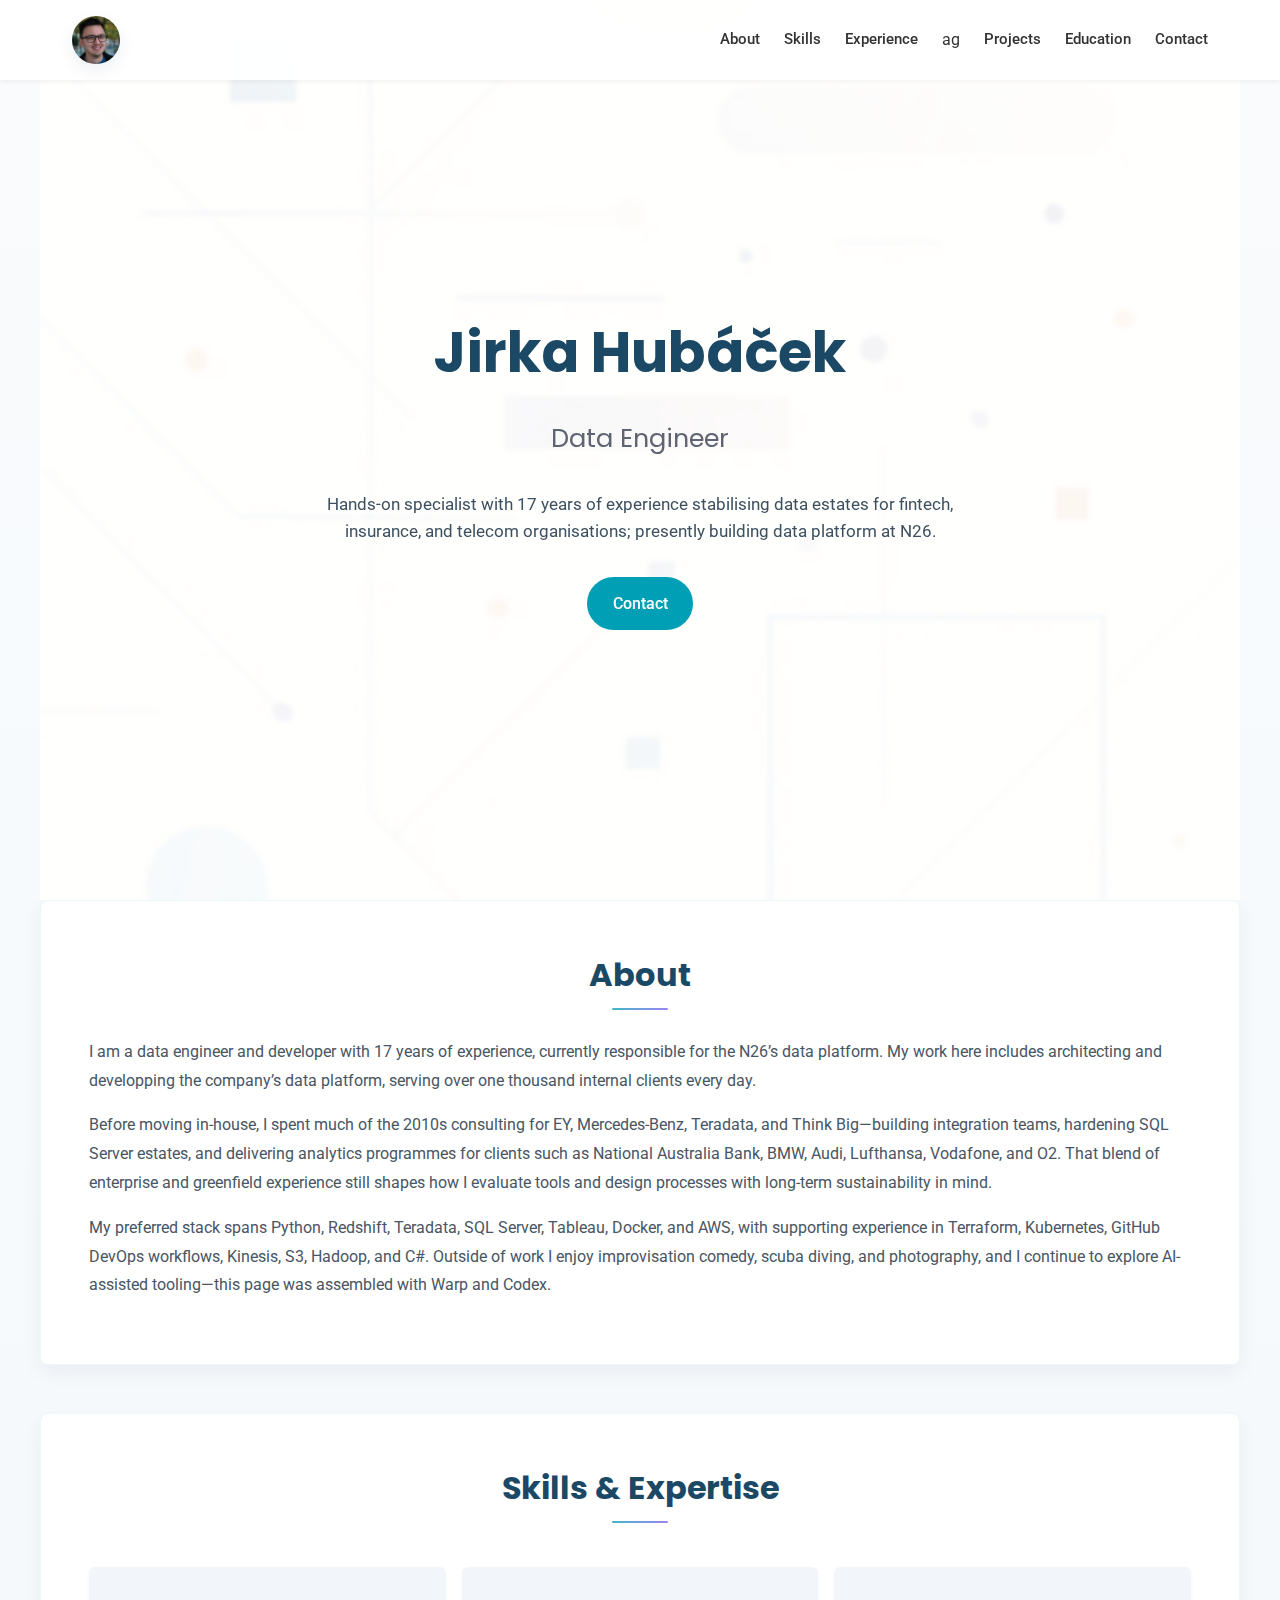
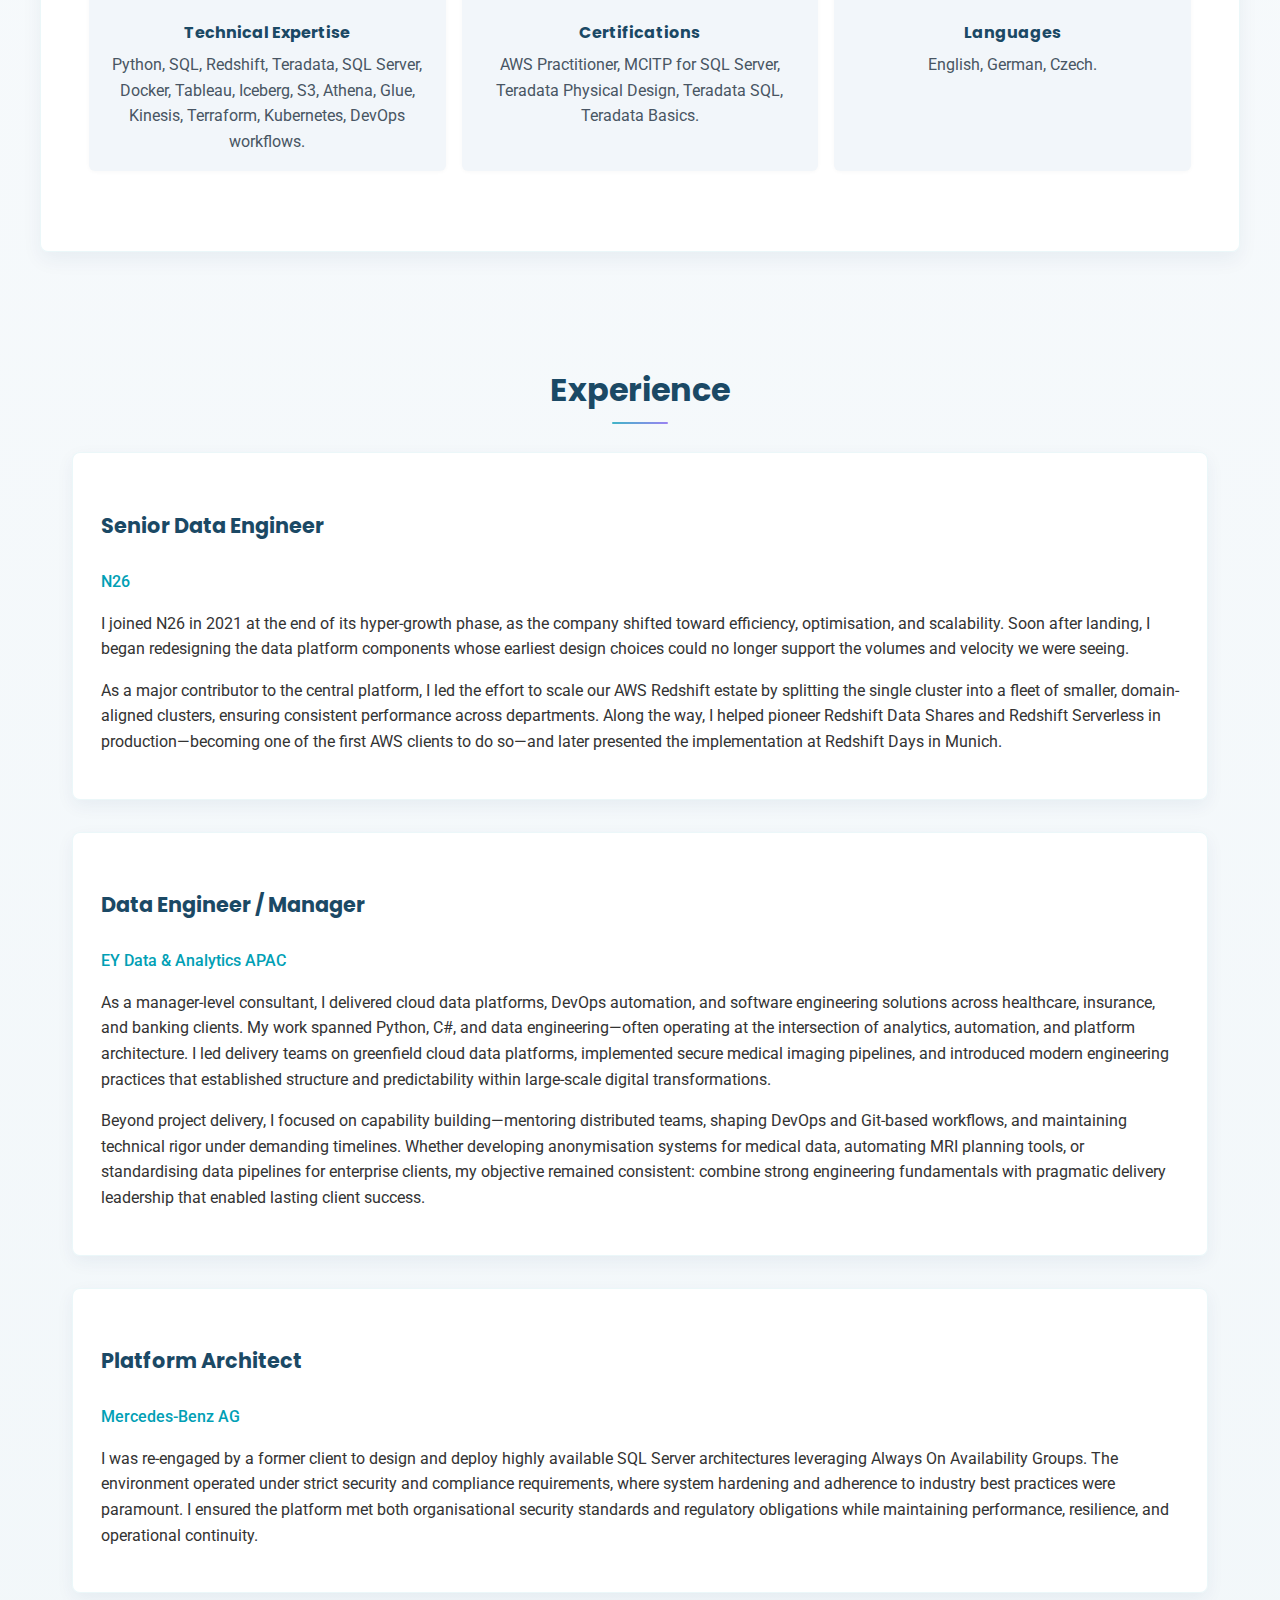
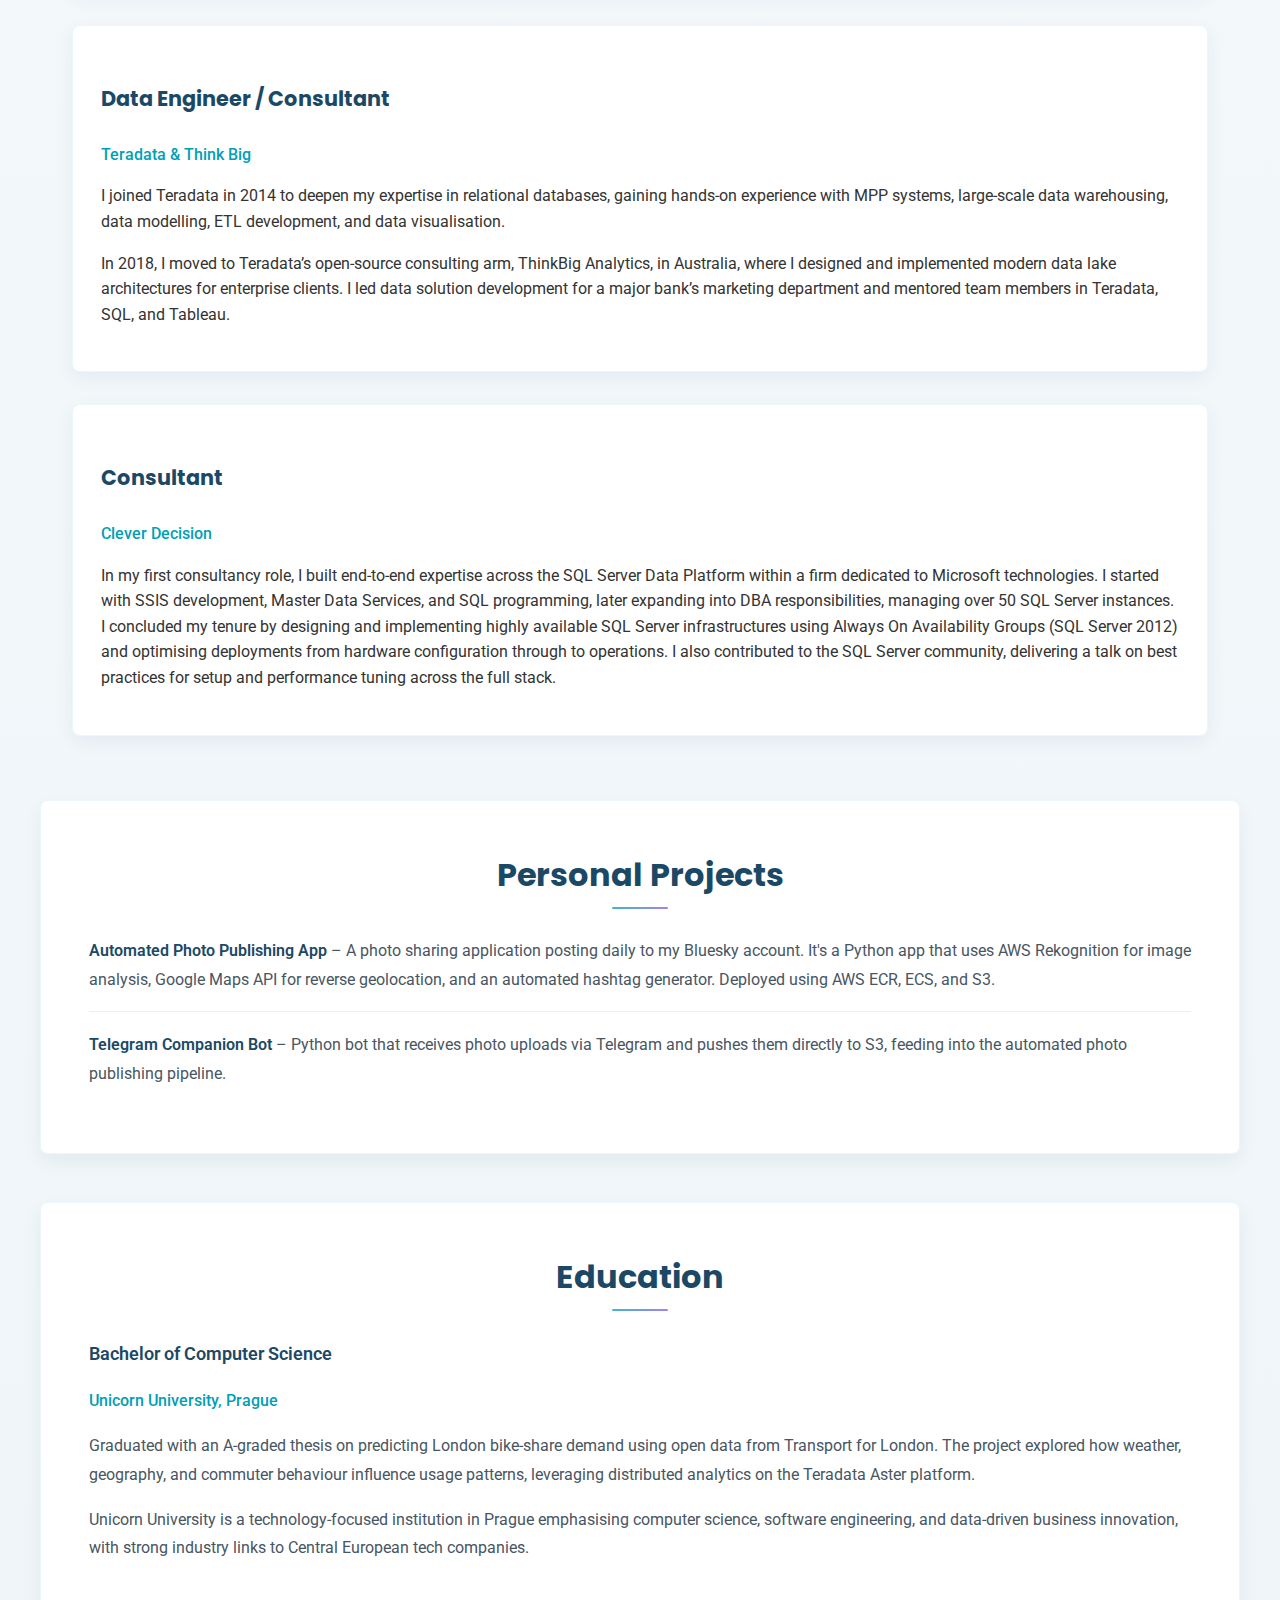
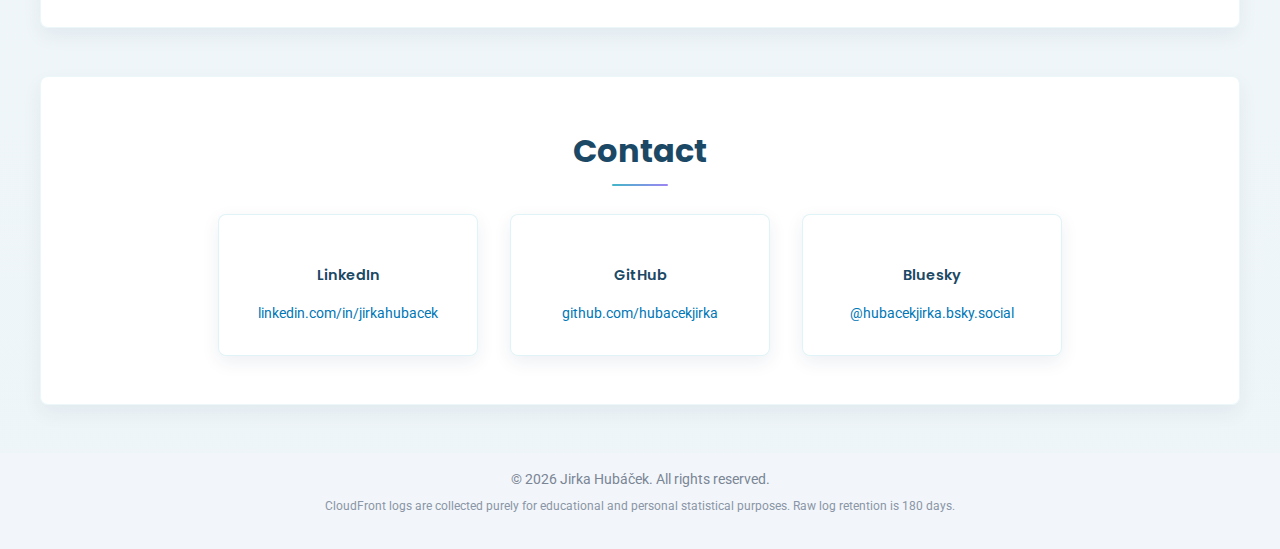
<file: website/index.html>
<!DOCTYPE html>
<html lang="en">
<head>
  <meta charset="UTF-8">
  <meta name="viewport" content="width=device-width, initial-scale=1.0">
  <meta name="description" content="Jirka Hubáček is a data engineer specialising in resilient data platforms, dependable automation, and team mentorship.">
  <title>Jirka Hubáček – Data Engineer & Developer</title>
  <link rel="preconnect" href="https://fonts.googleapis.com">
  <link rel="preconnect" href="https://fonts.gstatic.com" crossorigin>
  <link href="https://fonts.googleapis.com/css2?family=Poppins:wght@300;400;600&family=Roboto:wght@300;400;500&display=swap" rel="stylesheet">
  <link rel="stylesheet" href="index.css">
</head>
<body>
  <a class="skip-link" href="#main-content">Skip to main content</a>
  <header>
    <div class="nav-container">
      <button class="nav-logo" type="button" aria-label="Surprise portal" data-easter-egg>
        <img src="assets/images/avatar.webp" width="48" height="48" alt="Portrait of Jirka Hubáček">
      </button>
      <nav aria-label="Primary">
        <ul>
          <li><a href="#about">About</a></li>
          <li><a href="#skills">Skills</a></li>
          <li><a href="#experience">Experience</a></li>ag
          <li><a href="#projects">Projects</a></li>
          <li><a href="#education">Education</a></li>
          <li><a href="#contact">Contact</a></li>
        </ul>
      </nav>
    </div>
  </header>

  <main id="main-content">
    <section class="hero" id="hero">
      <div class="hero-content">
        <h1>Jirka Hubáček</h1>
        <h2>Data Engineer</h2>
        <p data-text-source="assets/content/hero-intro.txt"></p>
        <a href="#contact" class="cta">Contact</a>
      </div>
    </section>

    <section class="about" id="about">
      <h3>About</h3>
      <div data-text-source="assets/content/about.txt" data-text-mode="paragraphs"></div>
    </section>

    <section class="skills" id="skills">
      <h3>Skills &amp; Expertise</h3>
      <div class="skills-grid">
        <div>
          <h6>Technical Expertise</h6>
          <p>Python, SQL, Redshift, Teradata, SQL Server, Docker, Tableau, Iceberg, S3, Athena, Glue, Kinesis, Terraform, Kubernetes, DevOps workflows.</p>
        </div>
        <div>
          <h6>Certifications</h6>
          <p>AWS Practitioner, MCITP for SQL Server, Teradata Physical Design, Teradata SQL, Teradata Basics.</p>
        </div>
        <div>
          <h6>Languages</h6>
          <p>English, German, Czech.</p>
        </div>
      </div>
    </section>

    <section id="experience">
      <h3>Experience</h3>
      <div class="experience">
        <div class="experience-card">
          <h4>Senior Data Engineer</h4>
          <h5>N26</h5>
          <div data-text-source="assets/content/experience-n26.txt" data-text-mode="paragraphs"></div>
        </div>
        <div class="experience-card">
          <h4>Data Engineer / Manager</h4>
          <h5>EY Data &amp; Analytics APAC</h5>
          <div data-text-source="assets/content/experience-ey.txt" data-text-mode="paragraphs"></div>
        </div>
        <div class="experience-card">
          <h4>Platform Architect</h4>
          <h5>Mercedes‑Benz AG</h5>
          <div data-text-source="assets/content/experience-mercedes.txt" data-text-mode="paragraphs"></div>
        </div>
        <div class="experience-card">
          <h4>Data Engineer / Consultant</h4>
          <h5>Teradata &amp; Think Big</h5>
          <div data-text-source="assets/content/experience-teradata.txt" data-text-mode="paragraphs"></div>
        </div>
        <div class="experience-card">
          <h4>Consultant</h4>
          <h5>Clever Decision</h5>
          <div data-text-source="assets/content/experience-clever-decision.txt" data-text-mode="paragraphs"></div>
        </div>
      </div>
    </section>

    <section class="projects" id="projects">
      <h3>Personal Projects</h3>
      <ul>
        <li><strong>Automated Photo Publishing App</strong> – A photo sharing application posting daily to my Bluesky account. It's a Python app that uses AWS Rekognition for image analysis, Google Maps API for reverse geolocation, and an automated hashtag generator. Deployed using AWS ECR, ECS, and S3.</li>
        <li><strong>Telegram Companion Bot</strong> – Python bot that receives photo uploads via Telegram and pushes them directly to S3, feeding into the automated photo publishing pipeline.</li>
      </ul>
    </section>

    <section class="education" id="education">
      <h3>Education</h3>
      <p class="degree">Bachelor of Computer Science</p>
      <p class="institution">Unicorn University, Prague</p>
      <div data-text-source="assets/content/education.txt" data-text-mode="paragraphs"></div>
    </section>

    <section class="contact" id="contact">
      <h3>Contact</h3>
      <div class="contact-info">
        <div class="contact-item">
          <h6>LinkedIn</h6>
          <p><a href="https://linkedin.com/in/jirkahubacek" target="_blank" rel="noopener">linkedin.com/in/jirkahubacek</a></p>
        </div>
        <div class="contact-item">
          <h6>GitHub</h6>
          <p><a href="https://github.com/hubacekjirka" target="_blank" rel="noopener">github.com/hubacekjirka</a></p>
        </div>
        <div class="contact-item">
          <h6>Bluesky</h6>
          <p><a href="https://bsky.app/profile/hubacekjirka.bsky.social" target="_blank" rel="noopener">@hubacekjirka.bsky.social</a></p>
        </div>
      </div>
    </section>
  </main>

  <div class="portal-overlay" id="dark-side" role="dialog" aria-modal="true" aria-hidden="true" aria-labelledby="dark-side-title" hidden>
    <div class="portal-stars" aria-hidden="true"></div>
    <div class="portal-twinkling" aria-hidden="true"></div>
    <div class="portal-container">
      <section class="portal-profile">
        <div class="portal-card">
          <div class="portal-hologram">
            <img src="darth_vader.png" alt="Darth Vader mask" class="portal-vader-image">
          </div>
          <p class="portal-welcome-message" id="dark-side-title">Welcome to the Dark Side</p>
          <button type="button" class="portal-return" data-close-portal>Return to the Light</button>
        </div>
      </section>
    </div>
  </div>

  <footer>
    © <span id="year"></span> Jirka Hubáček. All rights reserved.
    <p class="disclaimer">CloudFront logs are collected purely for educational and personal statistical purposes. Raw log retention is 180 days.</p>
  </footer>
  <script>
    // Dynamically set current year in footer
    document.getElementById('year').textContent = new Date().getFullYear();

    const portalButton = document.querySelector('[data-easter-egg]');
    const overlay = document.getElementById('dark-side');
    const closePortalButton = overlay?.querySelector('[data-close-portal]');
    let previousFocus = null;

    const finishClosing = () => {
      if (!overlay) return;
      overlay.setAttribute('hidden', '');
    };

    const closePortal = () => {
      if (!overlay) return;
      overlay.classList.remove('is-active');
      overlay.setAttribute('aria-hidden', 'true');
      overlay.addEventListener('transitionend', finishClosing, { once: true });
      if (window.matchMedia('(prefers-reduced-motion: reduce)').matches) {
        finishClosing();
      }
      document.body.classList.remove('is-portal-open');
      if (previousFocus && typeof previousFocus.focus === 'function') {
        previousFocus.focus();
      }
      previousFocus = null;
    };

    const openPortal = () => {
      if (!overlay) return;
      previousFocus = document.activeElement;
      overlay.removeEventListener('transitionend', finishClosing);
      overlay.removeAttribute('hidden');
      overlay.setAttribute('aria-hidden', 'false');
      document.body.classList.add('is-portal-open');
      requestAnimationFrame(() => {
        overlay.classList.add('is-active');
        closePortalButton?.focus();
      });
    };

    portalButton?.addEventListener('click', openPortal);
    closePortalButton?.addEventListener('click', closePortal);
    overlay?.addEventListener('click', (event) => {
      if (event.target === overlay) {
        closePortal();
      }
    });

    document.addEventListener('keydown', (event) => {
      if (event.key === 'Escape' && overlay?.classList.contains('is-active')) {
        closePortal();
      }
    });

    const paragraphSeparator = /\r?\n\s*\r?\n/;

    const hydrateTextSource = async (element) => {
      const source = element.getAttribute('data-text-source');
      const mode = element.getAttribute('data-text-mode') || 'inline';
      if (!source) {
        return;
      }

      try {
        const response = await fetch(source);
        if (!response.ok) {
          throw new Error(`Failed to fetch ${source}`);
        }
        const rawText = (await response.text()).trim();
        if (!rawText) {
          return;
        }

        if (mode === 'paragraphs') {
          const paragraphs = rawText.split(paragraphSeparator)
            .map((line) => line.trim())
            .filter(Boolean);
          element.innerHTML = '';
          paragraphs.forEach((paragraph) => {
            const p = document.createElement('p');
            p.textContent = paragraph;
            element.appendChild(p);
          });
        } else {
          element.textContent = rawText;
        }
      } catch (error) {
        console.error(error);
        element.setAttribute('data-text-error', 'true');
      }
    };

    const textSourceTargets = document.querySelectorAll('[data-text-source]');
    textSourceTargets.forEach((element) => {
      hydrateTextSource(element);
    });
  </script>
</body>
</html>
</file>
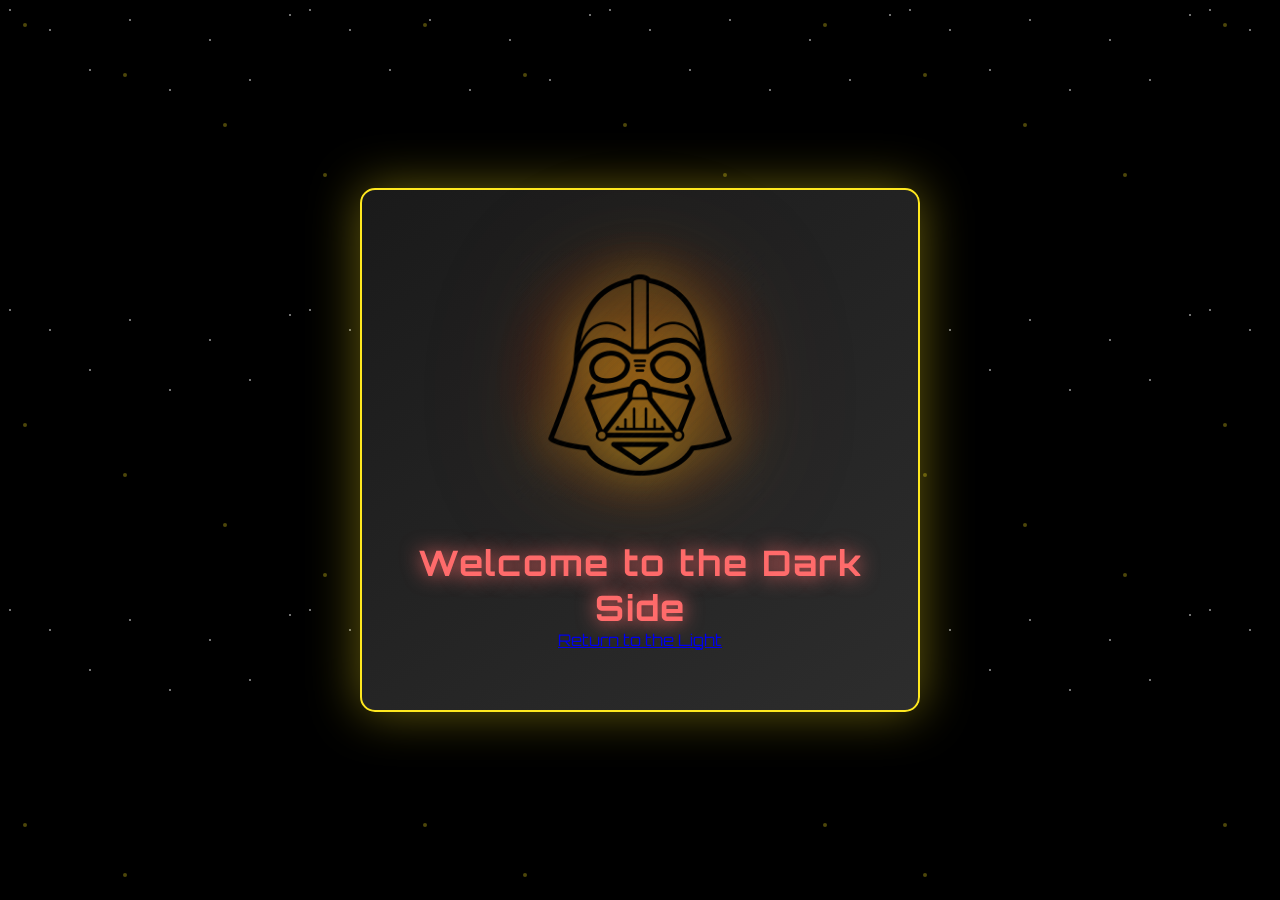
<file: website/dark_side.html>
<!DOCTYPE html>
<html lang="en">
<head>
  <meta charset="UTF-8">
  <meta name="viewport" content="width=device-width, initial-scale=1.0">
  <title>Jirka Hubacek - The Dark Side</title>
  <link rel="stylesheet" href="style.css">
  <link rel="preconnect" href="https://fonts.googleapis.com">
  <link rel="preconnect" href="https://fonts.gstatic.com" crossorigin>
  <link href="https://fonts.googleapis.com/css2?family=Orbitron:wght@400;700;900&display=swap" rel="stylesheet">
</head>
<body>
  <div class="stars"></div>
  <div class="twinkling"></div>
  
  <div class="container">
    <main class="content">
      <section class="profile">
        <div class="profile-card">
          <div class="hologram">
            <img src="darth_vader.png" alt="Darth Vader Mask" class="vader-image">
          </div>
          <p class="welcome-message">Welcome to the Dark Side</p>
          <a class="light-link" href="index.html">Return to the Light</a>
        </div>
      </section>
    </main>
  </div>
</body>
</html>
</file>
<file: website/index.css>
:root {
  color-scheme: light;
  --color-text: #333333;
  --color-muted: #485563;
  --color-primary: #019fb5;
  --color-primary-dark: #017d8f;
  --color-background: #f7f9fb;
  --color-card: #ffffff;
  --shadow-soft: 0 2px 8px rgba(0, 0, 0, 0.05);
  --radius-md: 8px;
  --max-width: 1200px;
}

*,
*::before,
*::after {
  box-sizing: border-box;
}

html {
  scroll-behavior: smooth;
}

body {
  margin: 0;
  font-family: 'Roboto', sans-serif;
  color: var(--color-text);
  line-height: 1.6;
  background: linear-gradient(180deg, #f9fbfd 0%, #eef5f8 100%);
  min-height: 100vh;
}

a {
  color: #0077b6;
  text-decoration: none;
  transition: color 0.2s ease;
}

a:hover,
a:focus-visible {
  color: var(--color-primary-dark);
}

.skip-link {
  position: absolute;
  left: 1rem;
  top: 1rem;
  transform: translateY(-150%);
  padding: 0.5rem 1rem;
  background: var(--color-primary);
  color: #ffffff;
  border-radius: 4px;
  transition: transform 0.2s ease;
  z-index: 1100;
}

.skip-link:focus {
  transform: translateY(0);
}

header {
  position: fixed;
  inset: 0 0 auto 0;
  width: 100%;
  z-index: 1000;
  background-color: rgba(255, 255, 255, 0.92);
  backdrop-filter: blur(6px);
  box-shadow: 0 2px 4px rgba(0, 0, 0, 0.05);
}

.nav-container {
  max-width: var(--max-width);
  margin: 0 auto;
  padding: 1rem 2rem;
  display: flex;
  justify-content: space-between;
  align-items: center;
  gap: 1rem;
}

.nav-logo {
  display: inline-flex;
  align-items: center;
  justify-content: center;
  width: 48px;
  height: 48px;
  flex: 0 0 auto;
  border-radius: 50%;
  border: 2px solid rgba(1, 159, 181, 0.18);
  background: rgba(255, 255, 255, 0.96);
  box-shadow: 0 6px 16px rgba(15, 52, 96, 0.08);
  transition: transform 0.2s ease, box-shadow 0.2s ease;
  padding: 0;
  border: none;
  cursor: pointer;
}

.nav-logo img {
  width: 100%;
  height: 100%;
  border-radius: 50%;
  display: block;
}

.nav-logo:hover,
.nav-logo:focus-visible {
  transform: translateY(-2px);
  box-shadow: 0 10px 22px rgba(15, 52, 96, 0.12);
}

nav ul {
  list-style: none;
  display: flex;
  gap: 1.5rem;
  margin: 0;
  padding: 0;
}

nav li {
  font-size: 0.95rem;
  font-weight: 500;
}

nav a {
  color: inherit;
  position: relative;
  padding: 0.25rem 0;
}

nav a::after {
  content: '';
  position: absolute;
  inset: auto 0 -0.15rem 0;
  height: 2px;
  background-color: var(--color-primary);
  opacity: 0;
  transform: scaleX(0);
  transition: opacity 0.2s ease, transform 0.2s ease;
  transform-origin: center;
}

nav a:hover::after,
nav a:focus-visible::after {
  opacity: 1;
  transform: scaleX(1);
}

main {
  display: block;
}

section {
  padding: 4rem 2rem;
  max-width: var(--max-width);
  margin: 0 auto;
  scroll-margin-top: 6rem;
}

section h3 {
  font-family: 'Poppins', sans-serif;
  font-size: 2rem;
  margin: 0 auto 1.75rem auto;
  color: #1b4965;
  text-align: center;
  display: block;
  width: fit-content;
  position: relative;
  padding-bottom: 0.6rem;
}

section h3::after {
  content: '';
  position: absolute;
  left: 50%;
  bottom: 0;
  width: 56px;
  height: 2px;
  border-radius: 999px;
  background: linear-gradient(135deg, rgba(1, 159, 181, 0.75) 0%, rgba(127, 90, 240, 0.75) 100%);
  transform: translateX(-50%);
}

.hero {
  min-height: 100vh;
  background-color: #ffffff;
  background-image: url('assets/images/hero-background.jpg');
  background-image: image-set(
    url('assets/images/hero-background.webp') type('image/webp'),
    url('assets/images/hero-background.jpg') type('image/jpeg')
  );
  background-size: cover;
  background-position: center;
  position: relative;
  display: flex;
  align-items: center;
  justify-content: center;
  text-align: center;
}

.hero::before {
  content: '';
  position: absolute;
  inset: 0;
  background: rgba(255, 255, 255, 0.82);
  backdrop-filter: blur(2px);
}

.hero-content {
  position: relative;
  max-width: 720px;
  padding: 2rem;
}

.hero-content h1 {
  font-family: 'Poppins', sans-serif;
  font-size: clamp(2.5rem, 5vw, 3.5rem);
  margin-bottom: 1rem;
  color: #1b4965;
}

.hero-content h2 {
  font-family: 'Poppins', sans-serif;
  font-size: clamp(1.2rem, 3vw, 1.6rem);
  font-weight: 400;
  color: #5e6472;
  margin-bottom: 2rem;
}

.hero-content p {
  font-size: 1.05rem;
  color: #3d5060;
  max-width: 650px;
  margin: 0 auto 2rem;
}

.hero-content .cta {
  display: inline-block;
  background-color: var(--color-primary);
  color: #ffffff;
  padding: 0.85rem 1.6rem;
  border-radius: 999px;
  font-weight: 500;
  transition: background-color 0.3s ease, transform 0.2s ease;
}

.hero-content .cta:hover,
.hero-content .cta:focus-visible {
  background-color: var(--color-primary-dark);
  transform: translateY(-2px);
}

.about,
.skills,
.projects,
.education,
.contact {
  background-color: rgba(255, 255, 255, 0.96);
  border-radius: var(--radius-md);
  border: 1px solid rgba(1, 159, 181, 0.08);
  box-shadow: 0 8px 20px rgba(15, 52, 96, 0.06);
  margin-bottom: 3rem;
  padding: 3rem;
}

.about p,
.skills ul,
.projects ul,
.education p {
  font-size: 1rem;
  line-height: 1.8;
  margin-bottom: 1rem;
  color: var(--color-muted);
}

.experience {
  display: flex;
  flex-direction: column;
  gap: 2rem;
}

.experience-card {
  background-color: rgba(255, 255, 255, 0.96);
  border-radius: var(--radius-md);
  padding: 1.75rem;
  border: 1px solid rgba(1, 159, 181, 0.08);
  box-shadow: 0 6px 18px rgba(15, 52, 96, 0.06);
  transition: transform 0.2s ease, box-shadow 0.2s ease, border 0.2s ease;
}

.experience-card:hover {
  transform: translateY(-3px);
  box-shadow: 0 12px 28px rgba(15, 52, 96, 0.1);
  border-color: rgba(1, 159, 181, 0.18);
}

.experience-card h4 {
  font-family: 'Poppins', sans-serif;
  font-size: 1.3rem;
  margin-bottom: 0.3rem;
  color: #1b4965;
}

.experience-card h5 {
  font-size: 1rem;
  font-weight: 500;
  color: var(--color-primary);
  margin-bottom: 0.8rem;
}

.experience-card ul {
  padding-left: 1.2rem;
  list-style-type: disc;
  color: var(--color-muted);
}

.experience-card li {
  margin-bottom: 0.5rem;
}

.skills-grid {
  display: grid;
  grid-template-columns: repeat(auto-fit, minmax(200px, 1fr));
  gap: 1rem;
  padding: 1rem 0 2rem;
}

.skills-grid div {
  background-color: #f2f6fa;
  border-radius: 6px;
  padding: 1rem;
  text-align: center;
  box-shadow: 0 1px 4px rgba(0, 0, 0, 0.03);
}

.skills-grid div p {
  margin: 0;
  color: var(--color-muted);
}

.skills-grid h6 {
  font-family: 'Poppins', sans-serif;
  font-size: 1rem;
  margin-bottom: 0.4rem;
  color: #1b4965;
}

.projects ul {
  list-style: none;
  padding: 0;
}

.projects li {
  margin-bottom: 1.2rem;
  padding-bottom: 1rem;
  border-bottom: 1px solid rgba(1, 159, 181, 0.12);
}

.projects li:last-child {
  border-bottom: none;
  padding-bottom: 0;
  margin-bottom: 0;
}

.projects strong {
  color: #1b4965;
  font-weight: 600;
}

.education .degree {
  font-size: 1.1rem;
  font-weight: 600;
  margin-bottom: 0.5rem;
  color: #1b4965;
}

.education .institution {
  font-size: 1rem;
  font-weight: 500;
  margin-bottom: 0.5rem;
  color: var(--color-primary);
}

.contact-info {
  display: flex;
  flex-wrap: wrap;
  justify-content: center;
  gap: 2rem;
}

.contact-item {
  flex: 1 1 220px;
  min-width: 200px;
  max-width: 260px;
  text-align: center;
  padding: 1rem 1.5rem;
  border-radius: var(--radius-md);
  box-shadow: 0 6px 18px rgba(15, 52, 96, 0.08);
  background: rgba(255, 255, 255, 0.96);
  border: 1px solid rgba(1, 159, 181, 0.12);
}

.contact-item h6 {
  font-family: 'Poppins', sans-serif;
  font-size: 0.9rem;
  font-weight: 600;
  margin-bottom: 0.3rem;
  color: #1b4965;
}

.contact-item p {
  font-size: 0.9rem;
  color: var(--color-muted);
}

body.is-portal-open {
  overflow: hidden;
}

.portal-overlay {
  position: fixed;
  inset: 0;
  background: #0b0c10;
  opacity: 0;
  pointer-events: none;
  transition: opacity 0.8s ease;
  z-index: 2000;
  display: flex;
  align-items: center;
  justify-content: center;
}

.portal-overlay.is-active {
  opacity: 1;
  pointer-events: auto;
}

.portal-stars,
.portal-twinkling {
  position: absolute;
  inset: 0;
  width: 100%;
  height: 100%;
  display: block;
}

.portal-stars {
  background: #000 url("data:image/svg+xml,%3Csvg xmlns='http://www.w3.org/2000/svg' width='300' height='300' viewBox='0 0 300 300'%3E%3Cg fill='%23ffffff' fill-opacity='0.6'%3E%3Ccircle cx='10' cy='10' r='1'/%3E%3Ccircle cx='50' cy='30' r='1'/%3E%3Ccircle cx='90' cy='70' r='1'/%3E%3Ccircle cx='130' cy='20' r='1'/%3E%3Ccircle cx='170' cy='90' r='1'/%3E%3Ccircle cx='210' cy='40' r='1'/%3E%3Ccircle cx='250' cy='80' r='1'/%3E%3Ccircle cx='290' cy='15' r='1'/%3E%3C/g%3E%3C/svg%3E") repeat;
  z-index: 1;
}

.portal-twinkling {
  background: transparent url("data:image/svg+xml,%3Csvg xmlns='http://www.w3.org/2000/svg' width='400' height='400' viewBox='0 0 400 400'%3E%3Cg fill='%23FFE81F' fill-opacity='0.3'%3E%3Ccircle cx='25' cy='25' r='2'/%3E%3Ccircle cx='125' cy='75' r='2'/%3E%3Ccircle cx='225' cy='125' r='2'/%3E%3Ccircle cx='325' cy='175' r='2'/%3E%3C/g%3E%3C/svg%3E") repeat;
  animation: move-twink-back 200s linear infinite;
  z-index: 2;
}

.portal-container {
  position: relative;
  z-index: 3;
  width: min(600px, 90vw);
  margin: 0 auto;
  padding: 20px;
  opacity: 0;
  transform: translateY(24px);
}

.portal-overlay.is-active .portal-container {
  animation: rise-in 1s ease forwards 0.4s;
}

.portal-profile {
  text-align: center;
}

.portal-card {
  background: linear-gradient(145deg, #1a1a1a, #2d2d2d);
  border: 2px solid #FFE81F;
  border-radius: 15px;
  padding: 60px 40px;
  box-shadow: 0 0 50px rgba(255, 232, 31, 0.4);
  backdrop-filter: blur(10px);
}

.portal-hologram {
  position: relative;
  margin-bottom: 40px;
}

.portal-hologram::before {
  content: '';
  position: absolute;
  top: 50%;
  left: 50%;
  transform: translate(-50%, -50%);
  width: 300px;
  height: 300px;
  background: radial-gradient(circle, rgba(139, 0, 0, 0.4) 0%, rgba(100, 0, 0, 0.2) 40%, transparent 70%);
  border-radius: 50%;
  z-index: -1;
  animation: red-pulse 3s ease-in-out infinite alternate;
}

.portal-vader-image {
  width: min(250px, 60vw);
  height: auto;
  filter:
    drop-shadow(0 0 20px rgba(255, 232, 31, 0.6))
    drop-shadow(0 0 40px rgba(255, 232, 31, 0.4))
    drop-shadow(0 0 60px rgba(139, 0, 0, 0.4));
  animation: hologram-flicker 3s ease-in-out infinite;
  display: block;
  margin: 0 auto;
  position: relative;
  z-index: 1;
}

.portal-welcome-message {
  font-size: clamp(1.6rem, 2.2vw + 1.2rem, 2.4rem);
  color: #FF6B6B;
  font-weight: 700;
  text-shadow: 0 0 6px #FF6B6B, 0 0 12px rgba(255, 107, 107, 0.4);
  letter-spacing: 2px;
  animation: dark-side-glow 2s ease-in-out infinite alternate;
}

.portal-return {
  margin-top: 1.8rem;
  padding: 0.6rem 1.4rem;
  border-radius: 999px;
  background: rgba(255, 255, 255, 0.12);
  color: #FFE81F;
  font-family: 'Orbitron', sans-serif;
  letter-spacing: 0.1em;
  text-transform: uppercase;
  border: none;
  cursor: pointer;
  transition: background 0.2s ease, color 0.2s ease;
}

.portal-return:hover,
.portal-return:focus-visible {
  background: rgba(255, 255, 255, 0.28);
  color: #ffffff;
}

@keyframes move-twink-back {
  from {
    background-position: 0 0;
  }
  to {
    background-position: -10000px 5000px;
  }
}

@keyframes red-pulse {
  0% {
    transform: translate(-50%, -50%) scale(0.8);
    opacity: 0.6;
  }
  100% {
    transform: translate(-50%, -50%) scale(1.2);
    opacity: 0.3;
  }
}

@keyframes hologram-flicker {
  0%,
  100% {
    opacity: 1;
  }
  50% {
    opacity: 0.8;
  }
}

@keyframes dark-side-glow {
  from {
    text-shadow: 0 0 8px #FF6B6B, 0 0 14px rgba(255, 107, 107, 0.5);
  }
  to {
    text-shadow: 0 0 12px #FF6B6B, 0 0 18px rgba(255, 107, 107, 0.45), 0 0 24px rgba(255, 107, 107, 0.35);
  }
}

@keyframes rise-in {
  0% {
    opacity: 0;
    transform: translateY(24px);
  }
  100% {
    opacity: 1;
    transform: translateY(0);
  }
}
footer {
  text-align: center;
  padding: 1rem 0 2rem;
  background: #f2f6fa;
  color: #7a8595;
  font-size: 0.85rem;
}

footer .disclaimer {
  margin: 0.4rem 0 0;
  font-size: 0.75rem;
  color: #8a95a6;
}

.portal-overlay {
  position: fixed;
  inset: 0;
  background: #0b0c10;
  opacity: 0;
  pointer-events: none;
  transition: opacity 0.8s ease;
  z-index: 2000;
}

.portal-overlay.is-active {
  opacity: 1;
  pointer-events: auto;
}

@media (max-width: 768px) {
  header {
    background-color: rgba(255, 255, 255, 0.98);
  }

  .nav-container {
    padding-inline: 1rem;
  }

  nav ul {
    gap: 1rem;
    flex-wrap: wrap;
    justify-content: flex-end;
  }

  section {
    padding: 3rem 1.5rem;
  }

  .about,
  .skills,
  .projects,
  .education,
  .contact {
    padding: 2.5rem 1.75rem;
  }

  .portal-card {
    padding: 40px 30px;
  }

  .portal-vader-image {
    width: min(180px, 50vw);
  }

  .portal-welcome-message {
    letter-spacing: 1px;
  }
}

@media (prefers-reduced-motion: reduce) {
  *,
  *::before,
  *::after {
    animation-duration: 0.01ms !important;
    animation-iteration-count: 1 !important;
    transition-duration: 0.01ms !important;
    scroll-behavior: auto !important;
  }
}
</file>
<file: website/style.css>
/* Star Wars Theme CSS */
* {
  margin: 0;
  padding: 0;
  box-sizing: border-box;
}

body {
  font-family: 'Orbitron', monospace;
  background: #000;
  color: #FFE81F;
  overflow-x: hidden;
  min-height: 100vh;
  display: flex;
  align-items: center;
  justify-content: center;
}

/* Starfield Background */
.stars, .twinkling {
  position: fixed;
  top: 0;
  left: 0;
  right: 0;
  bottom: 0;
  width: 100%;
  height: 100%;
  display: block;
}

.stars {
  background: #000 url("data:image/svg+xml,%3Csvg xmlns='http://www.w3.org/2000/svg' width='300' height='300' viewBox='0 0 300 300'%3E%3Cg fill='%23ffffff' fill-opacity='0.6'%3E%3Ccircle cx='10' cy='10' r='1'/%3E%3Ccircle cx='50' cy='30' r='1'/%3E%3Ccircle cx='90' cy='70' r='1'/%3E%3Ccircle cx='130' cy='20' r='1'/%3E%3Ccircle cx='170' cy='90' r='1'/%3E%3Ccircle cx='210' cy='40' r='1'/%3E%3Ccircle cx='250' cy='80' r='1'/%3E%3Ccircle cx='290' cy='15' r='1'/%3E%3C/g%3E%3C/svg%3E") repeat;
  z-index: 1;
}

.twinkling {
  background: transparent url("data:image/svg+xml,%3Csvg xmlns='http://www.w3.org/2000/svg' width='400' height='400' viewBox='0 0 400 400'%3E%3Cg fill='%23FFE81F' fill-opacity='0.3'%3E%3Ccircle cx='25' cy='25' r='2'/%3E%3Ccircle cx='125' cy='75' r='2'/%3E%3Ccircle cx='225' cy='125' r='2'/%3E%3Ccircle cx='325' cy='175' r='2'/%3E%3C/g%3E%3C/svg%3E") repeat;
  animation: move-twink-back 200s linear infinite;
  z-index: 2;
}

@keyframes move-twink-back {
  from { background-position: 0 0; }
  to { background-position: -10000px 5000px; }
}

.container {
  position: relative;
  z-index: 3;
  max-width: 600px;
  margin: 0 auto;
  padding: 20px;
}

/* Profile Section */
.profile {
  text-align: center;
}

.profile-card {
  background: linear-gradient(145deg, #1a1a1a, #2d2d2d);
  border: 2px solid #FFE81F;
  border-radius: 15px;
  padding: 60px 40px;
  box-shadow: 0 0 50px rgba(255, 232, 31, 0.4);
  backdrop-filter: blur(10px);
}

.hologram {
  position: relative;
  margin-bottom: 40px;
}

.hologram::before {
  content: '';
  position: absolute;
  top: 50%;
  left: 50%;
  transform: translate(-50%, -50%);
  width: 300px;
  height: 300px;
  background: radial-gradient(circle, rgba(139, 0, 0, 0.4) 0%, rgba(100, 0, 0, 0.2) 40%, transparent 70%);
  border-radius: 50%;
  z-index: -1;
  animation: red-pulse 3s ease-in-out infinite alternate;
}

@keyframes red-pulse {
  0% { 
    transform: translate(-50%, -50%) scale(0.8);
    opacity: 0.6;
  }
  100% { 
    transform: translate(-50%, -50%) scale(1.2);
    opacity: 0.3;
  }
}

.vader-image {
  width: 250px;
  height: auto;
  filter: 
    drop-shadow(0 0 20px rgba(255, 232, 31, 0.6))
    drop-shadow(0 0 40px rgba(255, 232, 31, 0.4))
    drop-shadow(0 0 60px rgba(139, 0, 0, 0.4));
  animation: hologram-flicker 3s ease-in-out infinite;
  display: block;
  margin: 0 auto;
  position: relative;
  z-index: 1;
}

@keyframes hologram-flicker {
  0%, 100% { opacity: 1; }
  50% { opacity: 0.8; }
}

.welcome-message {
  font-size: 2.2rem;
  color: #FF6B6B;
  font-weight: bold;
  text-shadow: 0 0 20px #FF6B6B;
  letter-spacing: 2px;
  animation: dark-side-glow 2s ease-in-out infinite alternate;
}

@keyframes dark-side-glow {
  from { 
    text-shadow: 0 0 20px #FF6B6B, 0 0 30px #FF6B6B, 0 0 40px #FF6B6B;
  }
  to { 
    text-shadow: 0 0 10px #FF6B6B, 0 0 20px #FF6B6B, 0 0 30px #FF6B6B, 0 0 40px #FF6B6B, 0 0 50px #FF6B6B;
  }
}

/* Responsive Design */
@media (max-width: 768px) {
  .welcome-message {
    font-size: 1.6rem;
    letter-spacing: 1px;
  }
  
  .vader-image {
    width: 180px;
  }
  
  .profile-card {
    padding: 40px 30px;
  }
}
</file>
